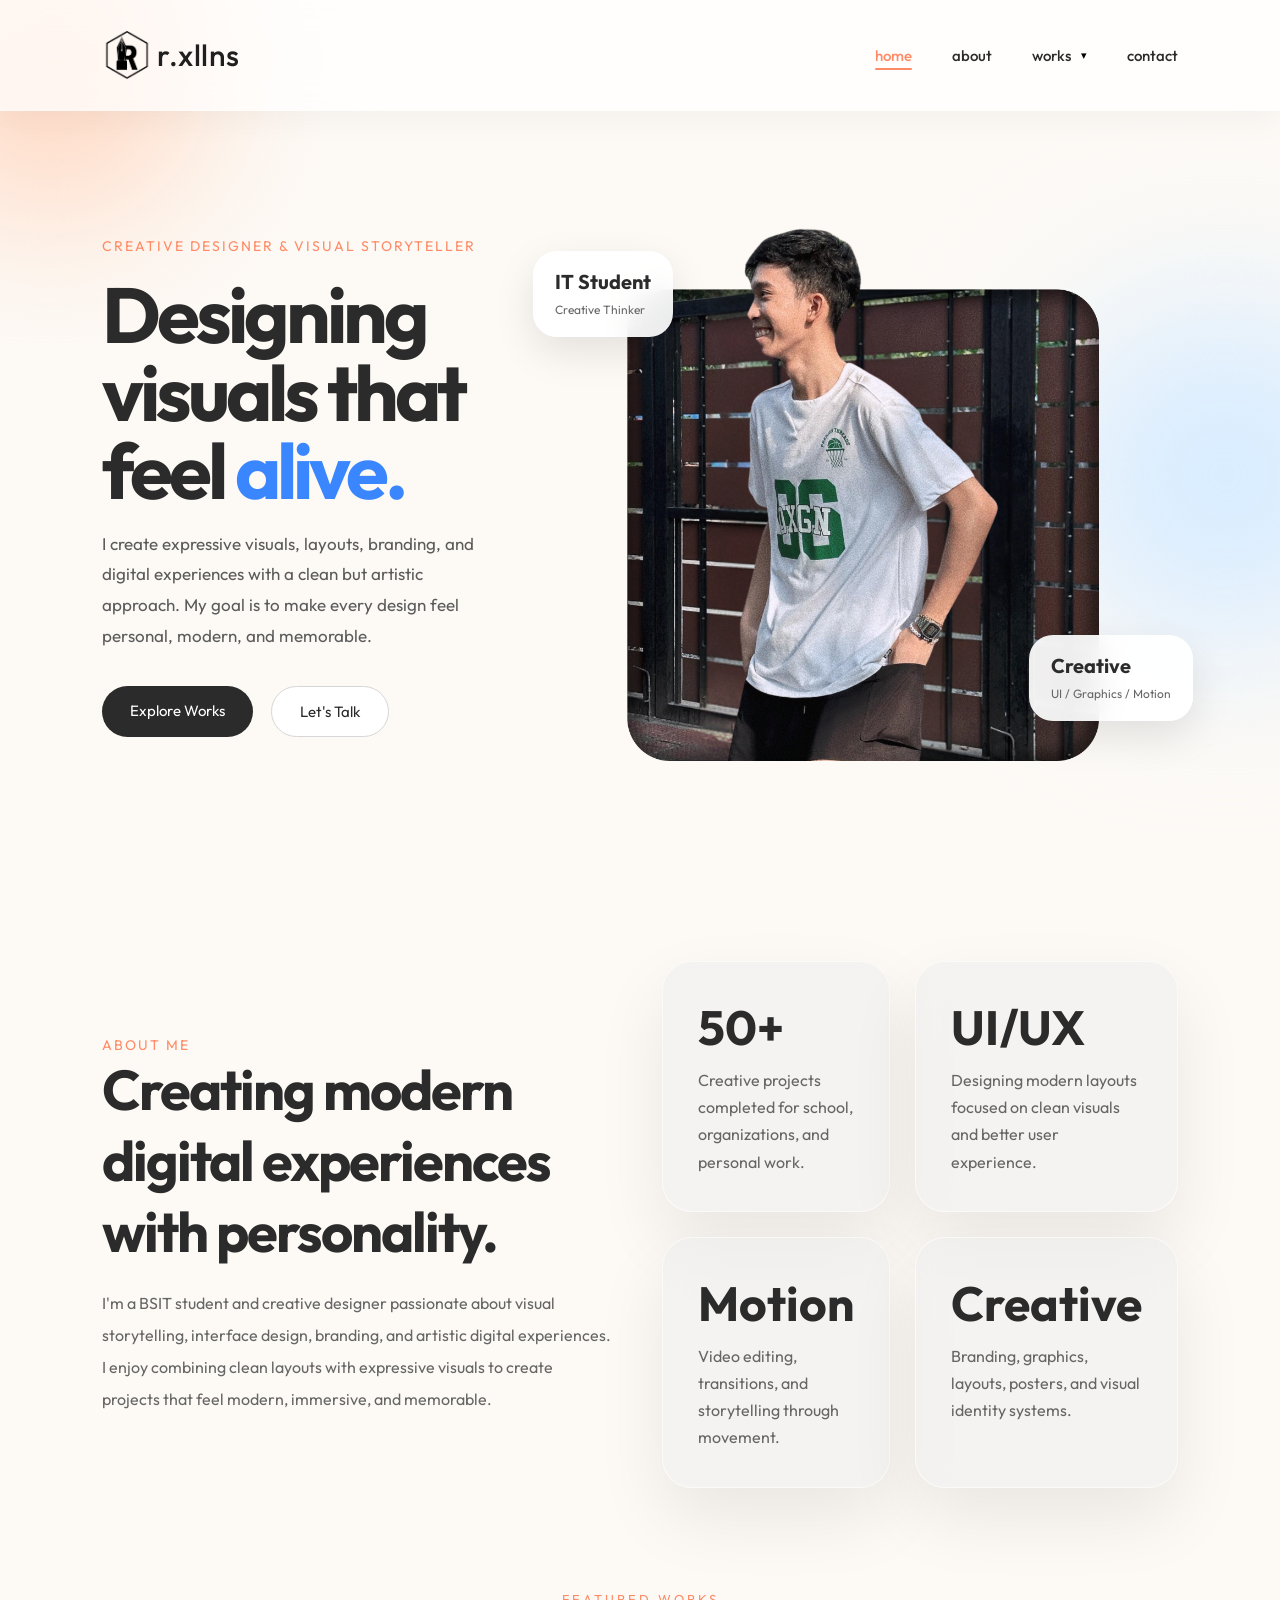
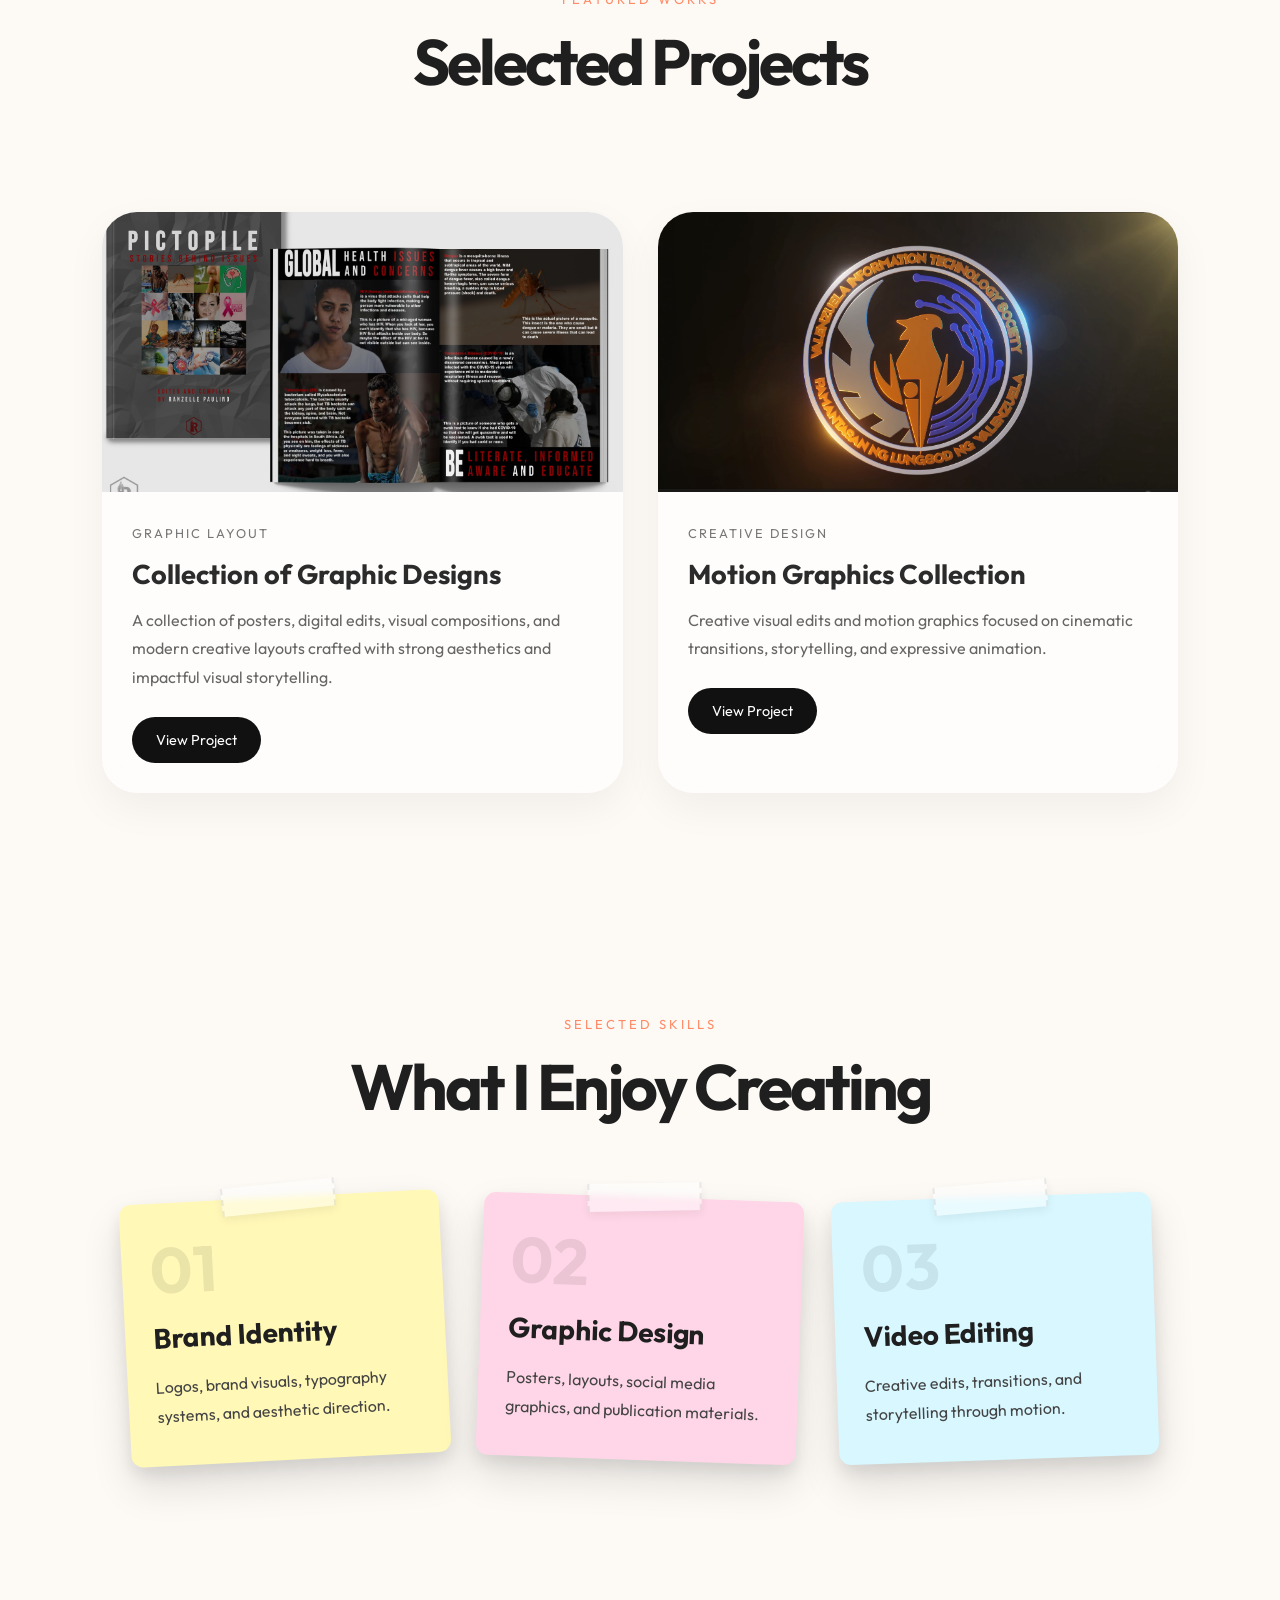
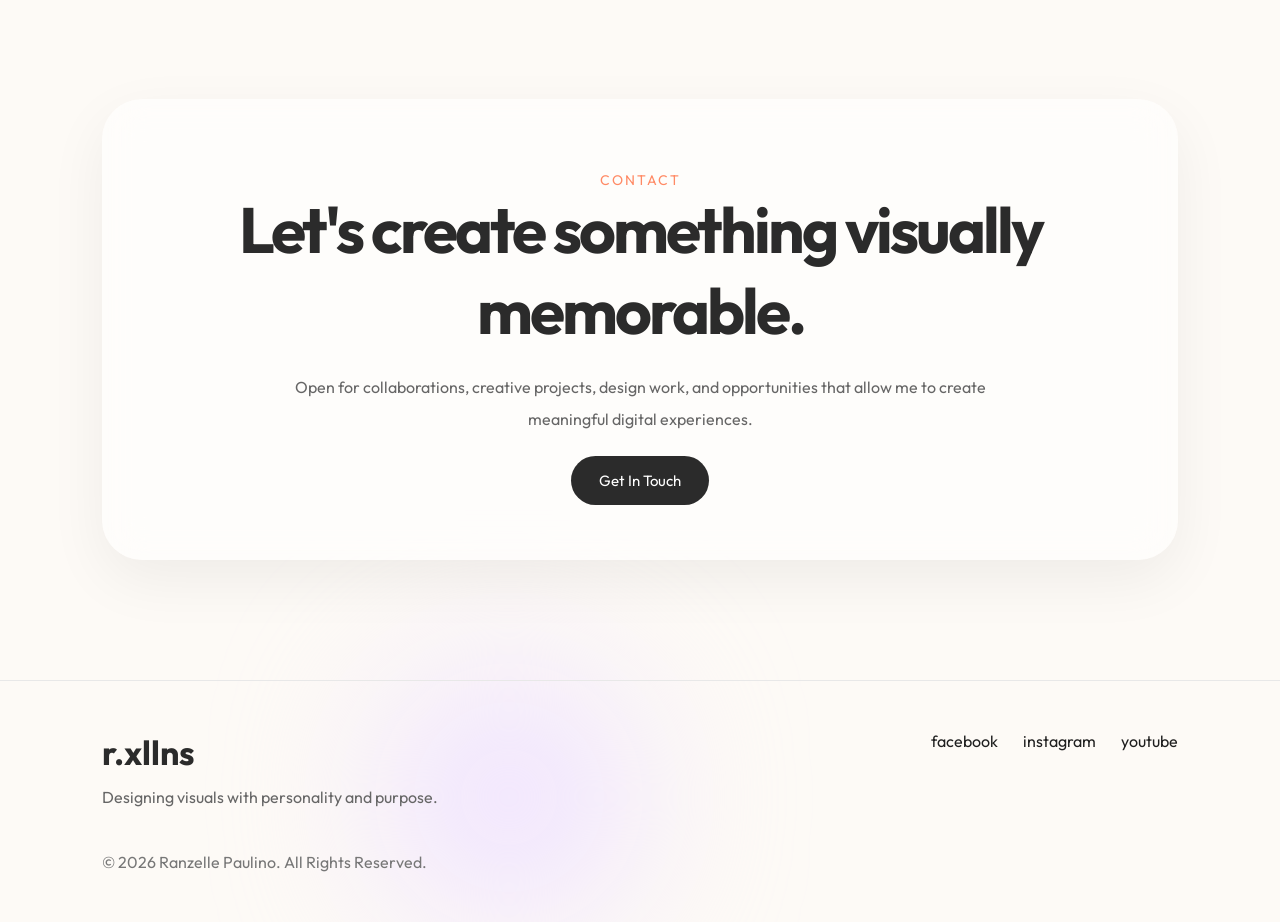
<file: index.html>
<!DOCTYPE html>
<html lang="en">

<head>
    <meta charset="UTF-8">
    <meta name="viewport" content="width=device-width, initial-scale=1.0">
    <title>home | r.xllns</title>

    <link rel="stylesheet" href="styles/header-footer.css">
    <link rel="stylesheet" href="styles/index.css">
    <link rel="icon" href="images/ranzlogo1.png" type="image/png" sizes="16x16">
</head>

<body>

    <!-- FLOATING BG -->
    <div class="bg-shape shape1"></div>
    <div class="bg-shape shape2"></div>
    <div class="bg-shape shape3"></div>

    <!-- NAVBAR -->
    <header class="header">

        <div class="logo">
            <a href="index.html">
                <img src="images/portfolio/logo/ranzlogo.png" alt="r.xllns logo">
                <h2>r.xllns</h2>
            </a>
        </div>

        <!-- HAMBURGER -->
        <input type="checkbox" id="menu-toggle">

        <label for="menu-toggle" class="menu-btn">
            <span></span>
            <span></span>
            <span></span>
        </label>

        <!-- NAVIGATION -->

        <nav class="nav">
            <a href="index.html" class="active">home</a>
            <a href="about.html">about</a>

            <!-- DROPDOWN -->

            <div class="dropdown">
                <div class="dropdown-top">
                    <a href="portfolio.html" class="dropdown-link">works</a>

                    <button class="dropdown-toggle">
                        <span class="arrow">▾</span>
                    </button>

                </div>

                <div class="dropdown-menu">
                    <a href="portfolio_logo.html">Logos</a>
                    <a href="portfolio_arts.html">Vector Arts</a>
                    <a href="portfolio_graphic.html">Graphic Design</a>
                    <a href="portfolio_poster.html">Posters</a>
                    <a href="portfolio_video.html">Motion Graphics</a>
                    <a href="portfolio_design.html">Design & UI</a>
                </div>
            </div>

            <a href="contact.html">contact</a>
        </nav>

    </header>

    <!-- HERO -->

    <section class="hero">

        <div class="hero-left">

            <span class="mini-text">creative designer & visual storyteller</span>

            <h1>Designing visuals that feel <span>alive.</span></h1>

            <p>
                I create expressive visuals, layouts, branding,
                and digital experiences with a clean but artistic approach.
                My goal is to make every design feel personal, modern,
                and memorable.
            </p>

            <div class="buttons">
                <a href="portfolio.html" class="btn-primary">Explore Works</a>
                <a href="contact.html" class="btn-secondary">Let's Talk</a>
            </div>

        </div>

        <div class="hero-right">

            <div class="image-card">

                <img src="./images/index/home-image.png" alt="Ranz">

                <div class="floating-card card1">
                    <h4>IT Student</h4>
                    <span>Creative Thinker</span>
                </div>

                <div class="floating-card card2">
                    <h4>Creative</h4>
                    <span>UI / Graphics / Motion</span>
                </div>

            </div>

        </div>

    </section>

    <section class="about-preview">

        <div class="about-left">

            <span class="mini-text">about me</span>

            <h2>
                Creating modern digital experiences with personality.
            </h2>

            <p>
                I'm a BSIT student and creative designer passionate about
                visual storytelling, interface design, branding,
                and artistic digital experiences.
                I enjoy combining clean layouts with expressive visuals
                to create projects that feel modern,
                immersive, and memorable.
            </p>

        </div>

        <div class="about-stats">

            <div class="stat-box">
                <h3>50+</h3>
                <p>
                    Creative projects completed for school,
                    organizations, and personal work.
                </p>
            </div>

            <div class="stat-box">
                <h3>UI/UX</h3>
                <p>
                    Designing modern layouts focused on clean visuals
                    and better user experience.
                </p>
            </div>

            <div class="stat-box">
                <h3>Motion</h3>
                <p>
                    Video editing, transitions,
                    and storytelling through movement.
                </p>
            </div>

            <div class="stat-box">
                <h3>Creative</h3>
                <p>
                    Branding, graphics, layouts,
                    posters, and visual identity systems.
                </p>
            </div>

        </div>

    </section>

    <section class="projects">

        <div class="section-header">

            <span>featured works</span>

            <h2>
                Selected Projects
            </h2>

        </div>

        <div class="projects-grid">

            <div class="project-card">

                <div class="project-image">
                    <img src="./images/index/graphic.jpg" alt="">
                </div>

                <div class="project-content">

                    <span>graphic layout</span>

                    <h3>
                        Collection of Graphic Designs
                    </h3>

                    <p>
                        A collection of posters, digital edits, visual compositions,
                        and modern creative layouts crafted with strong aesthetics
                        and impactful visual storytelling.
                    </p>

                    <a href="portfolio_graphic.html" class="project-btn">
                        View Project
                    </a>

                </div>

            </div>

            <div class="project-card">

                <div class="project-image">
                    <img src="./images/index/vits_logo_animation.png" alt="">
                </div>

                <div class="project-content">

                    <span>creative design</span>

                    <h3>
                        Motion Graphics Collection
                    </h3>

                    <p>
                        Creative visual edits and motion graphics
                        focused on cinematic transitions,
                        storytelling,
                        and expressive animation.
                    </p>

                    <a href="portfolio_video.html" class="project-btn">
                        View Project
                    </a>

                </div>

            </div>

        </div>

    </section>

    <!-- FEATURED -->

    <section class="featured">

        <div class="section-header">
            <span>selected skills</span>
            <h2>What I Enjoy Creating</h2>
        </div>

        <div class="featured-grid">

            <div class="feature-box">
                <div class="number">01</div>
                <h3>Brand Identity</h3>
                <p>
                    Logos, brand visuals, typography systems,
                    and aesthetic direction.
                </p>
            </div>

            <div class="feature-box">
                <div class="number">02</div>
                <h3>Graphic Design</h3>
                <p>
                    Posters, layouts, social media graphics,
                    and publication materials.
                </p>
            </div>

            <div class="feature-box">
                <div class="number">03</div>
                <h3>Video Editing</h3>
                <p>
                    Creative edits, transitions,
                    and storytelling through motion.
                </p>
            </div>

        </div>

    </section>

    <!-- CONTACT -->

    <section class="contact">

        <div class="contact-box">

            <span class="mini-text">contact</span>

            <h2>
                Let's create something visually memorable.
            </h2>

            <p>
                Open for collaborations, creative projects,
                design work, and opportunities that allow me
                to create meaningful digital experiences.
            </p>

            <a href="contact.html" class="btn-primary">
                Get In Touch
            </a>

        </div>

    </section>

    <!-- FOOTER -->

    <footer class="footer">

        <div class="footer-top">

            <div class="footer-brand">

                <h2>r.xllns</h2>

                <p>
                    Designing visuals with
                    personality and purpose.
                </p>

            </div>

            <div class="footer-links">

                <a href="https://www.facebook.com/x.y.ranz.elle" target="_blank">facebook</a>
                <a href="https://www.instagram.com/x.y.ranz.elle/" target="_blank">instagram</a>
                <a href="https://www.youtube.com/@x_ranz_elle" target="_blank">youtube</a>

            </div>

        </div>

        <div class="footer-bottom">

            <p>
                © 2026 Ranzelle Paulino.
                All Rights Reserved.
            </p>

        </div>

    </footer>

    <script src="scripts/dropdown.js"></script>

</body>

</html>
</file>
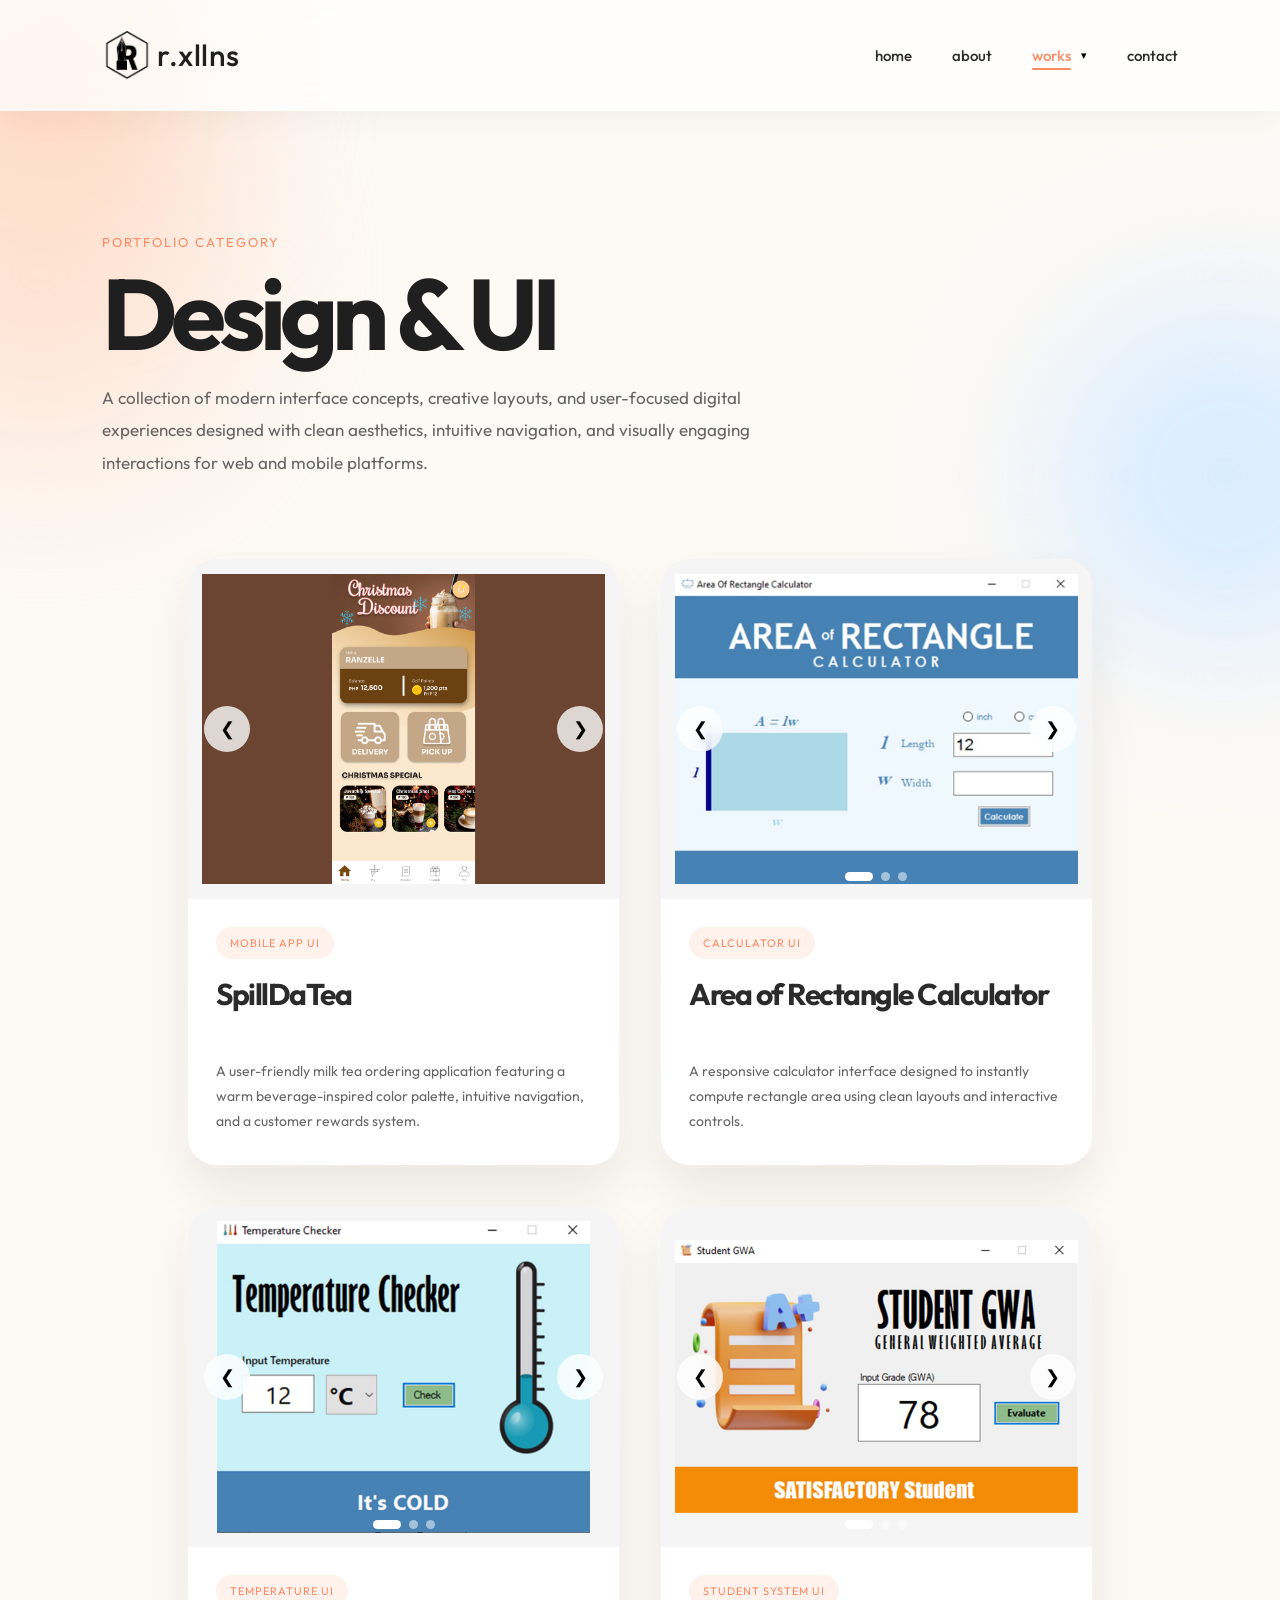
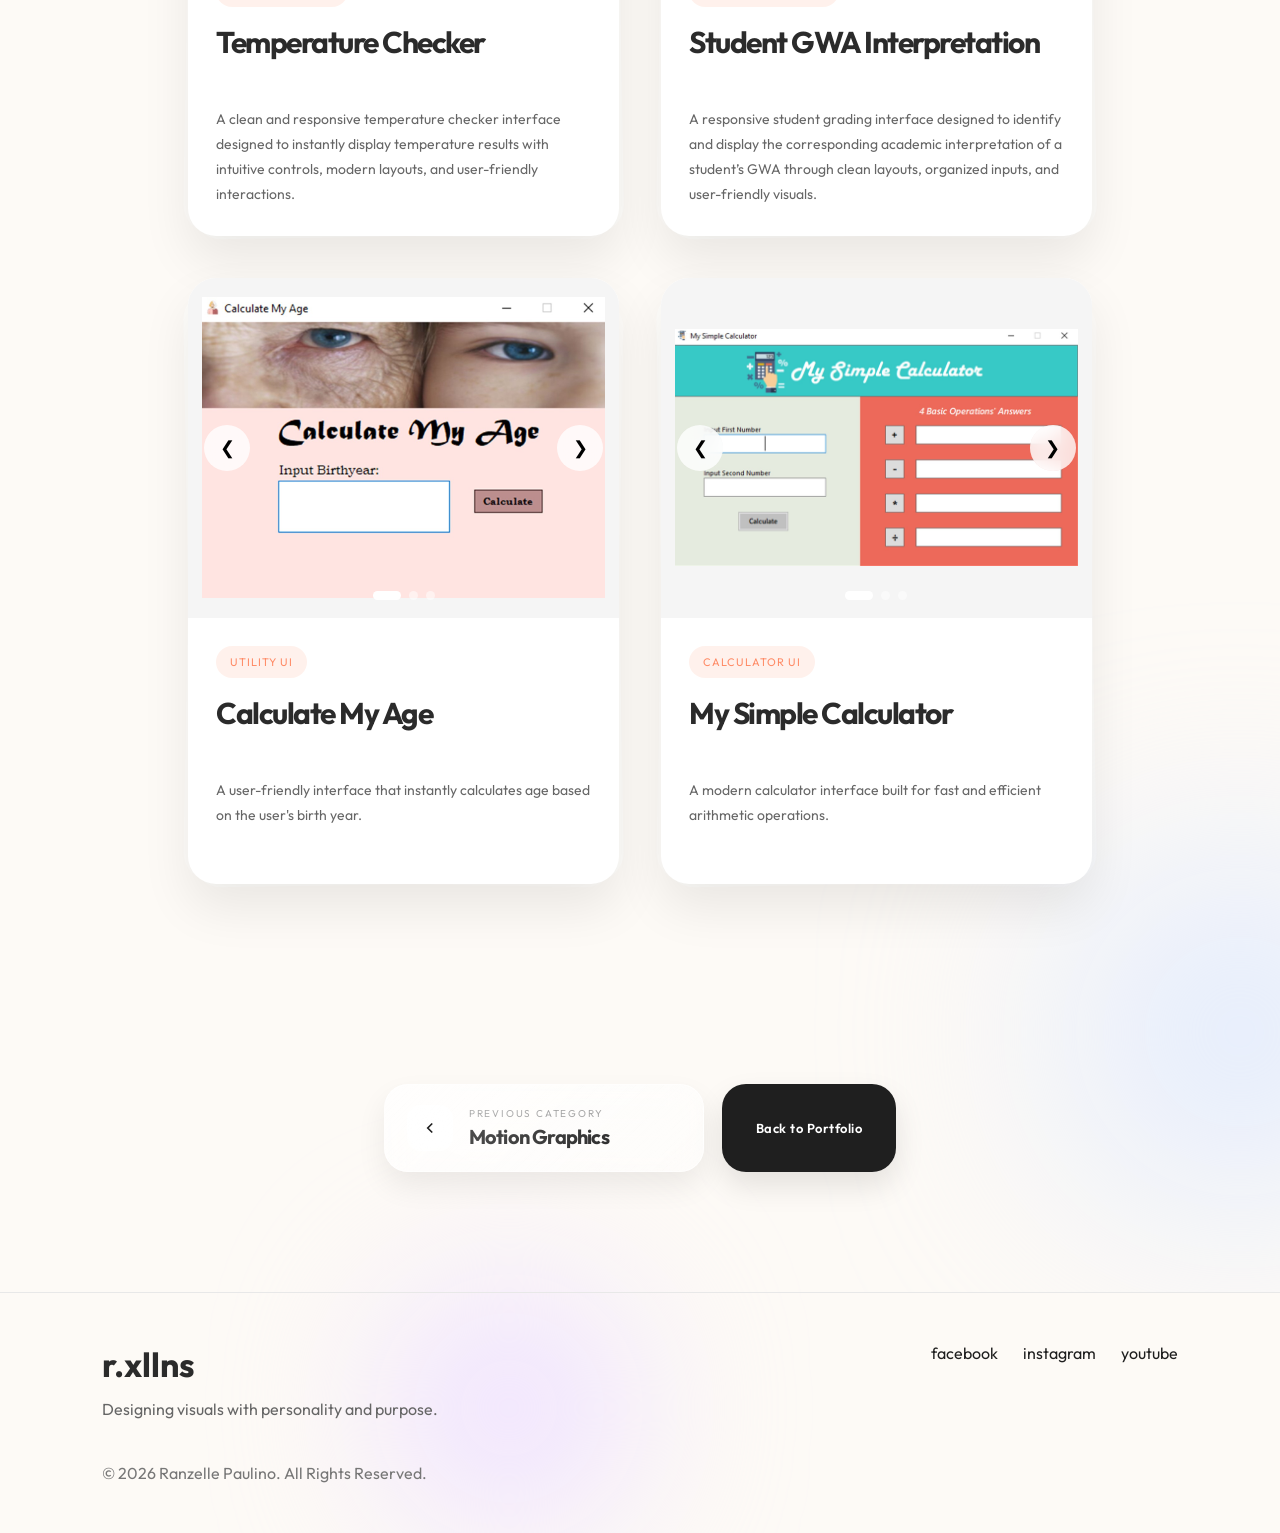
<file: portfolio_design.html>
<!DOCTYPE html>
<html lang="en">

<head>
    <meta charset="UTF-8">
    <meta name="viewport" content="width=device-width, initial-scale=1.0">
    <title>design & ui | works</title>

    <link rel="stylesheet" href="styles/header-footer.css">
    <link rel="stylesheet" href="styles/design.css">
    <link rel="icon" href="images/ranzlogo1.png" type="image/png" sizes="16x16">
</head>

<body>

    <!-- FLOATING BG -->

    <div class="bg-shape shape1"></div>
    <div class="bg-shape shape2"></div>
    <div class="bg-shape shape3"></div>

    <!-- NAVBAR -->

    <header class="header">

        <div class="logo">
            <a href="index.html">
                <img src="images/portfolio/logo/ranzlogo.png" alt="r.xllns logo">
                <h2>r.xllns</h2>
            </a>
        </div>

        <!-- HAMBURGER -->
        <input type="checkbox" id="menu-toggle">

        <label for="menu-toggle" class="menu-btn">
            <span></span>
            <span></span>
            <span></span>
        </label>

        <!-- NAVIGATION -->

        <nav class="nav">
            <a href="index.html">home</a>
            <a href="about.html">about</a>

            <!-- DROPDOWN -->

            <div class="dropdown">
                <div class="dropdown-top">
                    <a href="portfolio.html" class="dropdown-link active">works</a>

                    <button class="dropdown-toggle">
                        <span class="arrow">▾</span>
                    </button>

                </div>

                <div class="dropdown-menu">
                    <a href="portfolio_logo.html">Logos</a>
                    <a href="portfolio_arts.html">Vector Arts</a>
                    <a href="portfolio_graphic.html">Graphic Design</a>
                    <a href="portfolio_poster.html">Posters</a>
                    <a href="portfolio_video.html">Motion Graphics</a>
                    <a href="portfolio_design.html" class="active">Design & UI</a>
                </div>
            </div>

            <a href="contact.html">contact</a>
        </nav>

    </header>

    <section class="portfolio-category">

        <!-- BACKGROUND -->

        <div class="bg-blur blur1"></div>
        <div class="bg-blur blur2"></div>

        <!-- HEADER -->

        <div class="category-header">

            <span class="mini-label">
                PORTFOLIO CATEGORY
            </span>

            <h1>
                Design & UI
            </h1>

            <p>
                A collection of modern interface concepts, creative layouts,
                and user-focused digital experiences designed with clean
                aesthetics, intuitive navigation, and visually engaging
                interactions for web and mobile platforms.
            </p>

        </div>

        <section class="projects">
            <div class="project">

                <div class="paper">

                    <div class="slider">

                        <button class="slider-btn prev">❮</button>

                        <div class="slides">

                            <div class="slide">
                                <img src="images/portfolio/interface-design/spill-da-tea.jpg">
                            </div>

                            <div class="slide">
                                <img src="images/portfolio/interface-design/spill-da-tea1.jpg">
                            </div>

                            <div class="slide">
                                <img src="images/portfolio/interface-design/spill-da-tea2.jpg">
                            </div>

                        </div>

                        <button class="slider-btn next">❯</button>

                        <div class="dots">

                            <span class="dot active"></span>
                            <span class="dot"></span>
                            <span class="dot"></span>

                        </div>

                    </div>

                    <div class="content">

                        <span class="tag">
                            Mobile App UI
                        </span>

                        <h2>
                            SpillDaTea
                        </h2>

                        <p>
                            A user-friendly milk tea ordering application
                            featuring a warm beverage-inspired color palette,
                            intuitive navigation, and a customer rewards system.
                        </p>

                    </div>

                </div>

            </div>

            <div class="project">

                <div class="paper">

                    <div class="slider">

                        <button class="slider-btn prev">❮</button>

                        <div class="slides">

                            <div class="slide">
                                <img src="images/portfolio/interface-design/area-of-rectangle.jpg">
                            </div>

                            <div class="slide">
                                <img src="images/portfolio/interface-design/area-of-rectangle1.jpg">
                            </div>

                            <div class="slide">
                                <img src="images/portfolio/interface-design/area-of-rectangle2.jpg">
                            </div>

                        </div>

                        <button class="slider-btn next">❯</button>

                        <div class="dots">

                            <span class="dot active"></span>
                            <span class="dot"></span>
                            <span class="dot"></span>

                        </div>

                    </div>

                    <div class="content">

                        <span class="tag">
                            Calculator UI
                        </span>

                        <h2>
                            Area of Rectangle Calculator
                        </h2>

                        <p>
                            A responsive calculator interface designed
                            to instantly compute rectangle area using
                            clean layouts and interactive controls.
                        </p>

                    </div>

                </div>

            </div>

            <div class="project">

                <div class="paper">

                    <div class="slider">

                        <button class="slider-btn prev">❮</button>

                        <div class="slides">

                            <div class="slide">
                                <img src="images/portfolio/interface-design/temperature-checker.jpg">
                            </div>

                            <div class="slide">
                                <img src="images/portfolio/interface-design/temperature-checker1.jpg">
                            </div>

                            <div class="slide">
                                <img src="images/portfolio/interface-design/temperature-checker2.jpg">
                            </div>

                        </div>

                        <button class="slider-btn next">❯</button>

                        <div class="dots">

                            <span class="dot active"></span>
                            <span class="dot"></span>
                            <span class="dot"></span>

                        </div>

                    </div>

                    <div class="content">

                        <span class="tag">
                            Temperature UI
                        </span>

                        <h2>
                            Temperature Checker
                        </h2>

                        <p>
                            A clean and responsive temperature checker interface
                            designed to instantly display temperature results
                            with intuitive controls, modern layouts, and
                            user-friendly interactions.
                        </p>

                    </div>

                </div>

            </div>

            <div class="project">

                <div class="paper">

                    <div class="slider">

                        <button class="slider-btn prev">❮</button>

                        <div class="slides">

                            <div class="slide">
                                <img src="images/portfolio/interface-design/student-gwa.jpg">
                            </div>

                            <div class="slide">
                                <img src="images/portfolio/interface-design/student-gwa1.jpg">
                            </div>

                            <div class="slide">
                                <img src="images/portfolio/interface-design/student-gwa2.jpg">
                            </div>

                        </div>

                        <button class="slider-btn next">❯</button>

                        <div class="dots">

                            <span class="dot active"></span>
                            <span class="dot"></span>
                            <span class="dot"></span>

                        </div>

                    </div>

                    <div class="content">

                        <span class="tag">
                            Student System UI
                        </span>

                        <h2>
                            Student GWA Interpretation
                        </h2>

                        <p>
                            A responsive student grading interface designed
                            to identify and display the corresponding academic
                            interpretation of a student’s GWA through clean
                            layouts, organized inputs, and user-friendly visuals.
                        </p>

                    </div>

                </div>

            </div>

            <div class="project">

                <div class="paper">

                    <div class="slider">

                        <button class="slider-btn prev">❮</button>

                        <div class="slides">

                            <div class="slide">
                                <img src="images/portfolio/interface-design/calculate-my-age.jpg">
                            </div>

                            <div class="slide">
                                <img src="images/portfolio/interface-design/calculate-my-age1.jpg">
                            </div>

                            <div class="slide">
                                <img src="images/portfolio/interface-design/calculate-my-age2.jpg">
                            </div>

                        </div>

                        <button class="slider-btn next">❯</button>

                        <div class="dots">

                            <span class="dot active"></span>
                            <span class="dot"></span>
                            <span class="dot"></span>

                        </div>

                    </div>

                    <div class="content">

                        <span class="tag">
                            Utility UI
                        </span>

                        <h2>
                            Calculate My Age
                        </h2>

                        <p>
                            A user-friendly interface that instantly
                            calculates age based on the user's birth year.
                        </p>

                    </div>

                </div>

            </div>

            <div class="project">

                <div class="paper">

                    <div class="slider">

                        <button class="slider-btn prev">❮</button>

                        <div class="slides">

                            <div class="slide">
                                <img src="images/portfolio/interface-design/calculator.jpg">
                            </div>

                            <div class="slide">
                                <img src="images/portfolio/interface-design/calculator1.jpg">
                            </div>

                            <div class="slide">
                                <img src="images/portfolio/interface-design/calculator2.jpg">
                            </div>

                        </div>

                        <button class="slider-btn next">❯</button>

                        <div class="dots">

                            <span class="dot active"></span>
                            <span class="dot"></span>
                            <span class="dot"></span>

                        </div>

                    </div>

                    <div class="content">

                        <span class="tag">
                            Calculator UI
                        </span>

                        <h2>
                            My Simple Calculator
                        </h2>

                        <p>
                            A modern calculator interface built for fast
                            and efficient arithmetic operations.
                        </p>

                    </div>

                </div>

            </div>

        </section>

        <!-- NAVIGATION -->

        <div class="portfolio-navigation">

            <!-- PREVIOUS -->

            <a href="portfolio_video.html" class="nav-card prev-card">

                <div class="nav-icon">

                    <svg viewBox="0 0 24 24">

                        <path d="M15 18l-6-6 6-6" />

                    </svg>

                </div>

                <div class="nav-text">

                    <span>Previous Category</span>

                    <h3>Motion Graphics</h3>

                </div>

            </a>

            <!-- CENTER -->

            <a href="portfolio.html" class="portfolio-center-btn">

                Back to Portfolio

            </a>

        </div>

    </section>

    <script src="scripts/lightbox.js"></script>
    <script src="scripts/dropdown.js"></script>
    <script src="scripts/design.js"></script>

    <!-- FOOTER -->

    <footer class="footer">

        <div class="footer-top">

            <div class="footer-brand">

                <h2>r.xllns</h2>

                <p>
                    Designing visuals with
                    personality and purpose.
                </p>

            </div>

            <div class="footer-links">

                <a href="https://www.facebook.com/x.y.ranz.elle" target="_blank">facebook</a>
                <a href="https://www.instagram.com/x.y.ranz.elle/" target="_blank">instagram</a>
                <a href="https://www.youtube.com/@x_ranz_elle" target="_blank">youtube</a>

            </div>

        </div>

        <div class="footer-bottom">

            <p>
                © 2026 Ranzelle Paulino.
                All Rights Reserved.
            </p>

        </div>

    </footer>


</body>

</html>
</file>
<file: styles/header-footer.css>
@import url(global.css);
@import url(header.css);
@import url(footer.css);

.logo a {
    display: flex;
    align-items: center;
    gap: 5px;
    text-decoration: none;
    color: inherit;
}

.logo img {
    width: 50px;
    height: auto;
}

.logo h2 {
    font-weight: 500;
    letter-spacing: 0.5px;
}
</file>
<file: styles/index.css>
/* HERO */

.hero {
    min-height: 90vh;

    padding: 40px 8% 100px;

    display: flex;
    align-items: center;
    justify-content: space-between;

    gap: 70px;

    overflow: hidden;
}

.hero-left {
    flex: 1;
}

.mini-text {
    font-size: 14px;

    color: #ff8a65;

    text-transform: uppercase;
    letter-spacing: 2px;
}

.hero-left h1 {
    font-size: 78px;
    line-height: 1;

    margin: 20px 0;

    font-weight: 700;
    letter-spacing: -4px;

    max-width: 650px;
}

.hero-left h1 span {
    color: #3a86ff;
}

.hero-left p {
    max-width: 560px;

    color: #5b5b5b;

    font-size: 17px;
    line-height: 1.8;

    margin-bottom: 35px;
}

/* HERO IMAGE */

.hero-right {
    flex: 1;

    display: flex;
    justify-content: center;

    position: relative;

    width: 100%;
    padding: 40px;

    overflow: visible;
}

.image-card {
    /* width: 100%; */
    width: 550px;
    height: 550px;

    background: transparent;

    border-radius: 20px;

    position: relative;

    overflow: visible;

    /* box-shadow: 0 20px 60px rgba(0, 0, 0, 0.06); */
}

.image-card img {
    width: 100%;
    height: 100%;

    border-radius: 40px;

    display: block;
}

/* FLOATING CARDS */

.floating-card {
    position: absolute;

    background: rgba(255, 255, 255, 0.92);

    backdrop-filter: blur(14px);

    padding: 18px 22px;

    border-radius: 24px;

    box-shadow: 0 15px 40px rgba(0, 0, 0, 0.10);

    z-index: 5;

    max-width: 180px;
}

.floating-card h4 {
    font-size: 20px;
    margin-bottom: 4px;
}

.floating-card span {
    font-size: 12px;
    color: #666;

    line-height: 1.5;
}

/* FLOATING POSITIONS */

.card1 {
    top: 40px;
    left: -55px;

    animation: floatSmooth1 12s ease-in-out infinite;
}

.card2 {
    bottom: 40px;
    right: -55px;

    animation: floatSmooth2 14s ease-in-out infinite;
}

/* SMOOTH FLOAT */

@keyframes floatSmooth1 {

    0% {
        transform: translate3d(0, 0, 0) rotate(0deg);
    }

    25% {
        transform: translate3d(-4px, -8px, 0) rotate(0.5deg);
    }

    50% {
        transform: translate3d(0, -14px, 0) rotate(0deg);
    }

    75% {
        transform: translate3d(4px, -8px, 0) rotate(-0.5deg);
    }

    100% {
        transform: translate3d(0, 0, 0) rotate(0deg);
    }

}

@keyframes floatSmooth2 {

    0% {
        transform: translate3d(0, 0, 0) rotate(0deg);
    }

    25% {
        transform: translate3d(4px, 8px, 0) rotate(-0.5deg);
    }

    50% {
        transform: translate3d(0, 14px, 0) rotate(0deg);
    }

    75% {
        transform: translate3d(-4px, 8px, 0) rotate(0.5deg);
    }

    100% {
        transform: translate3d(0, 0, 0) rotate(0deg);
    }

}

/* ===========================
        ABOUT PREVIEW
        =========================== */

.about-preview {
    display: grid;
    padding: 40px 8% 100px;
    grid-template-columns: 1fr 1fr;
    gap: 50px;
    align-items: center;
}

.about-left h2 {
    font-size: 3.5rem;
    margin-bottom: 20px;
    letter-spacing: -2px;
}

.about-left p {
    color: #666;
    line-height: 2;
    font-size: 1rem;
}

.about-stats {
    display: grid;
    grid-template-columns: repeat(2, 1fr);
    gap: 25px;
}

.stat-box {
    padding: 35px;
    border-radius: 30px;
    background: rgba(235, 235, 235, 0.5);
    backdrop-filter: blur(15px);
    box-shadow:
        0 30px 70px rgba(0, 0, 0, 0.08);
    border: 1px solid rgba(255, 255, 255, 0.6);
}

.stat-box h3 {
    font-size: 3rem;
    margin-bottom: 10px;
}

.stat-box p {
    color: #666;
    line-height: 1.7;
}



/* ===========================
        PROJECTS
        =========================== */

.projects-grid {
    padding: 40px 8% 100px;
    display: grid;
    grid-template-columns: repeat(2, 1fr);
    gap: 35px;
}

.project-card {
    border-radius: 35px;
    overflow: hidden;
    background: rgba(255, 255, 255, 0.55);
    backdrop-filter: blur(18px);
    transition: .4s ease;
    box-shadow: 0 15px 40px rgba(0, 0, 0, 0.05);
}

.project-card:hover {
    transform: translateY(-10px);
}

.project-image {
    height: 280px;
    overflow: hidden;
}

.project-image img {
    width: 100%;
    height: 100%;
    object-fit: cover;
    transition: .5s ease;
}

.project-card:hover img {
    transform: scale(1.08);
}

.project-content {
    padding: 30px;
}

.project-content span {
    font-size: .8rem;
    letter-spacing: 2px;
    color: #777;
    text-transform: uppercase;
}

.project-content h3 {
    margin: 15px 0;
    font-size: 1.7rem;
}

.project-content p {
    color: #666;
    line-height: 1.8;
    margin-bottom: 25px;
}

.project-btn {
    display: inline-block;
    padding: 14px 24px;
    border-radius: 100px;
    background: #111;
    color: white;
    font-size: .9rem;
}

/* =========================================
FEATURED SECTION
========================================= */

.featured {

    padding: 120px 8%;

    position: relative;

    overflow: hidden;
}

/* HEADER */

.section-header {

    text-align: center;

    margin-bottom: 70px;
}

.section-header span {

    display: inline-block;

    font-size: 13px;

    letter-spacing: 3px;

    text-transform: uppercase;

    color: #ff8a65;

    margin-bottom: 14px;
}

.section-header h2 {

    font-size: 64px;

    letter-spacing: -3px;

    color: #1f1f1f;
}

/* GRID */

.featured-grid {

    display: flex;

    justify-content: center;

    align-items: flex-start;

    gap: 35px;

    flex-wrap: wrap;
}

/* =========================================
STICKY NOTE STYLE
========================================= */

.feature-box {

    position: relative;

    width: 320px;

    min-height: 260px;

    padding: 35px 28px;

    border-radius: 12px;

    background: #fff8b7;

    box-shadow:
        0 20px 40px rgba(0, 0, 0, 0.12),
        0 8px 15px rgba(0, 0, 0, 0.08);

    transform: rotate(-3deg);

    transition:
        transform 0.35s ease,
        box-shadow 0.35s ease;
}

/* DIFFERENT COLORS */

.feature-box:nth-child(2) {

    background: #ffd6e7;

    transform: rotate(2deg);
}

.feature-box:nth-child(3) {

    background: #d8f7ff;

    transform: rotate(-2deg);
}

/* TAPE EFFECT */

.feature-box::before {

    content: "";

    position: absolute;

    top: -14px;

    left: 50%;

    transform: translateX(-50%) rotate(-3deg);

    width: 110px;

    height: 28px;

    background: rgba(255, 255, 255, 0.45);

    backdrop-filter: blur(3px);

    border-left: 2px dashed rgba(0, 0, 0, 0.08);

    border-right: 2px dashed rgba(0, 0, 0, 0.08);

    box-shadow:
        0 4px 10px rgba(0, 0, 0, 0.06);
}

/* HOVER */

.feature-box:hover {

    transform:
        rotate(0deg) translateY(-12px) scale(1.03);

    box-shadow:
        0 35px 60px rgba(0, 0, 0, 0.16),
        0 12px 25px rgba(0, 0, 0, 0.10);
}

/* NUMBER */

.feature-box .number {

    font-size: 64px;

    font-weight: 700;

    line-height: 1;

    color: rgba(0, 0, 0, 0.08);

    margin-bottom: 18px;
}

/* TITLE */

.feature-box h3 {

    font-size: 28px;

    margin-bottom: 18px;

    color: #1f1f1f;
}

/* TEXT */

.feature-box p {

    font-size: 16px;

    line-height: 1.8;

    color: #444;
}

/* ===========================
        CONTACT
=========================== */

.contact {
    padding: 120px 8%;
}

.contact-box {
    padding: 70px;
    border-radius: 40px;
    text-align: center;
    background: rgba(255, 255, 255, 0.5);
    backdrop-filter: blur(20px);
    box-shadow: 0 20px 60px rgba(0, 0, 0, 0.06);
}

.contact-box h2 {
    font-size: 4rem;
    margin-bottom: 20px;
    letter-spacing: -3px;
}

.contact-box p {
    max-width: 700px;
    margin: auto;
    color: #666;
    line-height: 2;
    margin-bottom: 35px;
}

/* =========================================
MOBILE
========================================= */

@media (max-width: 768px) {

    .featured {

        padding: 90px 6%;
    }

    .section-header h2 {

        font-size: 42px;
    }

    .feature-box {

        width: 100%;

        min-height: auto;
    }
}

@media(max-width: 1000px) {

    .hero {
        flex-direction: column;
        text-align: center;

        overflow: hidden;
    }

    .hero-left h1 {
        font-size: 58px;
        margin-inline: auto;
    }

    .hero-left p {
        margin-inline: auto;
        margin-bottom: 35px;
    }

    .buttons {
        justify-content: center;
    }

    .image-card {
        width: 460px;
        height: 460px;
    }

    .card1 {
        left: -20px;
        top: 20px;
    }

    .card2 {
        right: 0px;
        bottom: 20px;
    }

    .about-preview,
    .projects-grid,
    .featured-grid {
        grid-template-columns: 1fr;
    }

}

/* MOBILE */

@media(max-width: 700px) {
    .hero {
        padding-top: 20px;
        gap: 40px;
    }

    .hero-left h1 {
        font-size: 46px;
        letter-spacing: -2px;
    }

    .hero-left p {
        font-size: 15px;
    }

    .hero-right {
        padding: 10px;
    }

    .image-card {
        width: 320px;
        height: 320px;
    }

    .image-card img{
        width: 300px;
        height: 300px;
    }

    .floating-card {

        padding: 10px 12px;

        border-radius: 18px;

        max-width: 140px;
    }

    .floating-card h4 {
        font-size: 15px;
    }

    .floating-card span {
        font-size: 10px;
    }

    .card1 {
        left: -20px;
        top: 10px;
    }

    .card2 {
        right: 0px;
        bottom: 10px;
    }

    .section-header h2,
    .about-left h2,
    .contact-box h2 {
        font-size: 2.7rem;
    }

    .contact-box {
        padding: 50px 30px;
    }

    .about-stats {
        grid-template-columns: 1fr;
    }

}
</file>
<file: styles/design.css>
* {
    text-decoration: none;
}

.portfolio-category {

    width: 100%;

    padding: 120px 8%;

    position: relative;

    overflow: hidden;
}

/* GLOBAL */

* {

    box-sizing: border-box;
}

img {

    display: block;

    max-width: 100%;
}

/* =========================================
   BACKGROUND BLURS
========================================= */

.bg-blur {

    position: absolute;

    border-radius: 50%;

    filter: blur(120px);

    z-index: -1;
}

.blur1 {

    width: 320px;
    height: 320px;

    background: #ffd8c2;

    top: 0;
    left: -120px;
}

.blur2 {

    width: 320px;
    height: 320px;

    background: #dce8ff;

    right: -120px;
    bottom: 100px;
}

/* =========================================
   HEADER
========================================= */

.category-header {

    max-width: 850px;

    margin-bottom: 80px;
}

.mini-label {

    display: inline-block;

    font-size: 13px;

    letter-spacing: 2px;

    text-transform: uppercase;

    color: #ff8a65;

    margin-bottom: 18px;
}

.category-header h1 {

    font-size: 100px;

    line-height: 0.9;

    letter-spacing: -6px;

    margin-bottom: 24px;

    color: #1f1f1f;
}

.category-header p {

    max-width: 650px;

    font-size: 17px;

    line-height: 1.9;

    color: #666;
}
/* =========================================
        PROJECT GRID
========================================= */

.projects {

    width: 100%;

    padding: 0 8% 110px;

    display: grid;

    grid-template-columns: repeat(2, 1fr);

    gap: 42px;
}

/* =========================================
        CARD
========================================= */

.project {

    position: relative;
}

/* STACK EFFECT */

.project::before,
.project::after {

    content: "";

    position: absolute;

    inset: 0;

    background: white;

    border-radius: 28px;

    z-index: -2;
}

.project::before {

    transform:
        rotate(-1deg);

    top: 10px;

    opacity: 0.45;
}

.project::after {

    transform:
        rotate(1deg);

    top: 18px;

    opacity: 0.25;
}

/* MAIN PAPER */

.paper {

    background: white;

    border-radius: 28px;

    overflow: hidden;

    box-shadow:
        0 24px 50px rgba(0, 0, 0, 0.08);

    display: flex;

    flex-direction: column;

    height: 100%;
}

/* =========================================
        SLIDER
        ========================================= */

.slider {

    position: relative;

    overflow: hidden;

    background: #f4f4f4;
}

.slides {

    display: flex;

    transition: 0.5s ease;
}

.slide {

    min-width: 100%;
}

/* IMPORTANT:
           SAME SIZE LAHAT
           KITA WHOLE IMAGE
        */

.slide img {

    width: 100%;

    height: 340px;

    object-fit: contain;

    background: #f5f5f5;

    padding: 14px;
}

/* =========================================
        BUTTONS
        ========================================= */

.slider-btn {

    position: absolute;

    top: 50%;

    transform: translateY(-50%);

    width: 46px;
    height: 46px;

    border: none;

    border-radius: 50%;

    background:
        rgba(255, 255, 255, 0.78);

    backdrop-filter: blur(10px);

    font-size: 18px;

    cursor: pointer;

    z-index: 10;

    transition: 0.3s ease;
}

.slider-btn:hover {

    background: #3a86ff;

    color: white;
}

.prev {

    left: 16px;
}

.next {

    right: 16px;
}

/* =========================================
        DOTS
        ========================================= */

.dots {

    position: absolute;

    left: 50%;
    bottom: 18px;

    transform: translateX(-50%);

    display: flex;

    gap: 8px;
}

.dot {

    width: 9px;
    height: 9px;

    border-radius: 999px;

    background:
        rgba(255, 255, 255, 0.5);

    cursor: pointer;

    transition: 0.3s ease;
}

.dot.active {

    width: 28px;

    background: white;
}

/* =========================================
        CONTENT
        ========================================= */

.content {

    padding: 28px;

    display: flex;

    flex-direction: column;

    flex: 1;
}

.tag {

    display: inline-flex;

    width: fit-content;

    padding: 9px 14px;

    border-radius: 999px;

    background:
        rgba(255, 138, 101, 0.12);

    color: #ff8a65;

    font-size: 11px;

    text-transform: uppercase;

    letter-spacing: 1px;

    margin-bottom: 20px;
}

.content h2 {

    font-size: 30px;

    line-height: 1;

    letter-spacing: -1.5px;

    margin-bottom: 18px;

    min-height: 62px;
}

.content p {

    font-size: 14px;

    line-height: 1.8;

    color: #666;

    min-height: 78px;

    flex: 1;
}

/* =========================================
        NAVIGATION
        ========================================= */

.navigation {

    width: 100%;

    padding: 0 8% 100px;

    display: flex;

    justify-content: center;

    gap: 18px;

    flex-wrap: wrap;
}

.navigation a {

    height: 56px;

    padding: 0 30px;

    display: inline-flex;

    justify-content: center;
    align-items: center;

    border-radius: 999px;

    background: white;

    color: #1f1f1f;

    font-size: 14px;

    font-weight: 600;

    box-shadow:
        0 14px 35px rgba(0, 0, 0, 0.08);

    transition: 0.3s ease;
}

.navigation a:hover {

    background: #ff8a65;

    color: white;

    transform: translateY(-4px);
}

/* =========================================
        TABLET
        ========================================= */

@media(max-width: 1000px) {

    .projects {

        grid-template-columns: 1fr;
    }

    .slide img {

        height: 420px;
    }
}

/* =========================================
        MOBILE
        ========================================= */

@media(max-width: 768px) {

    .hero {

        padding: 90px 6% 60px;
    }

    .hero h1 {

        font-size: 48px;

        letter-spacing: -2px;
    }

    .projects {

        padding: 0 6% 80px;

        gap: 34px;
    }

    .slide img {

        height: 240px;
    }

    .content {

        padding: 22px;
    }

    .content h2 {

        font-size: 25px;

        min-height: auto;
    }

    .content p {

        min-height: auto;
    }

    .navigation {

        padding: 0 6% 80px;
    }

    .navigation a {

        width: 100%;
    }
}

/* =========================================
PORTFOLIO NAVIGATION
========================================= */

.portfolio-navigation {

    width: 100%;

    margin-top: 90px;

    display: flex;

    justify-content: center;

    align-items: center;

    gap: 18px;

    flex-wrap: wrap;
}

/* =========================================
NAVIGATION CARD
========================================= */

.nav-card {

    position: relative;

    width: 320px;

    min-height: 88px;

    padding: 20px 22px;

    display: flex;

    align-items: center;

    justify-content: space-between;

    gap: 16px;

    overflow: hidden;

    border-radius: 24px;

    background:
        linear-gradient(
            135deg,
            rgba(255,255,255,0.75),
            rgba(255,255,255,0.45)
        );

    backdrop-filter: blur(16px);

    border:
        1px solid rgba(255,255,255,0.55);

    box-shadow:
        0 14px 30px rgba(0,0,0,0.07);

    transition:
        transform 0.3s ease,
        box-shadow 0.3s ease;
}

/* =========================================
SHINE
========================================= */

.nav-card::before {

    content: "";

    position: absolute;

    top: -120%;
    left: -50%;

    width: 180%;
    height: 220%;

    background:
        linear-gradient(
            115deg,
            transparent 20%,
            rgba(255,255,255,0.22) 50%,
            transparent 80%
        );

    transform: rotate(25deg);

    transition: 0.7s ease;

    pointer-events: none;
}

/* =========================================
HOVER
========================================= */

.nav-card:hover {

    transform: translateY(-5px);

    box-shadow:
        0 18px 38px rgba(0,0,0,0.10);
}

.nav-card:hover::before {

    left: 120%;
}

.nav-card:hover .nav-text h3 {

    color: #3a86ff;
}

/* =========================================
ICON
========================================= */

.nav-icon {

    width: 46px;
    height: 46px;

    flex-shrink: 0;

    border-radius: 14px;

    display: flex;

    justify-content: center;
    align-items: center;

    background:
        rgba(255,255,255,0.5);

    backdrop-filter: blur(10px);
}

.nav-icon svg {

    width: 18px;
    height: 18px;

    fill: none;

    stroke: #1f1f1f;

    stroke-width: 2.2;
}

/* =========================================
TEXT
========================================= */

.nav-text {

    flex: 1;

    min-width: 0;
}

.nav-text span {

    display: block;

    font-size: 10px;

    letter-spacing: 1.8px;

    text-transform: uppercase;

    color: #999;

    margin-bottom: 6px;
}

.nav-text h3 {

    font-size: 20px;

    line-height: 1.1;

    letter-spacing: -0.8px;

    color: #1f1f1f;

    transition: 0.3s ease;
}

/* =========================================
ALIGNMENT
========================================= */

.prev-card {

    text-align: left;
}

.next-card {

    text-align: right;
}

/* =========================================
CENTER BUTTON
========================================= */

.portfolio-center-btn {

    height: 88px;

    padding: 0 34px;

    display: inline-flex;

    justify-content: center;
    align-items: center;

    border-radius: 24px;

    background: #1f1f1f;

    color: white;

    font-size: 13px;

    font-weight: 600;

    letter-spacing: 0.5px;

    box-shadow:
        0 14px 30px rgba(0,0,0,0.10);

    transition:
        transform 0.3s ease,
        background 0.3s ease;
}

.portfolio-center-btn:hover {

    background: #3a86ff;

    transform: translateY(-5px);
}

/* =========================================
IF ONLY 2 BUTTONS
========================================= */

.portfolio-navigation:has(.nav-card:only-child),
.portfolio-navigation:has(.nav-card:nth-child(2):last-child) {

    justify-content: center;
}

/* =========================================
TABLET
========================================= */

@media(max-width: 950px) {

    .portfolio-navigation {

        gap: 16px;
    }

    .nav-card {

        width: 100%;

        max-width: 100%;
    }

    .portfolio-center-btn {

        width: 100%;
    }
}

/* =========================================
MOBILE
========================================= */

@media(max-width: 768px) {

    .portfolio-navigation {

        margin-top: 70px;

        flex-direction: column;

        align-items: stretch;

        gap: 14px;
    }

    .nav-card {

        width: 100%;

        min-height: 82px;

        padding: 18px 20px;

        border-radius: 20px;
    }

    .nav-icon {

        width: 42px;
        height: 42px;

        border-radius: 12px;
    }

    .nav-icon svg {

        width: 16px;
        height: 16px;
    }

    .nav-text span {

        font-size: 9px;
    }

    .nav-text h3 {

        font-size: 18px;
    }

    .portfolio-center-btn {

        width: 100%;

        height: 54px;

        border-radius: 18px;

        font-size: 13px;
    }
}
</file>
